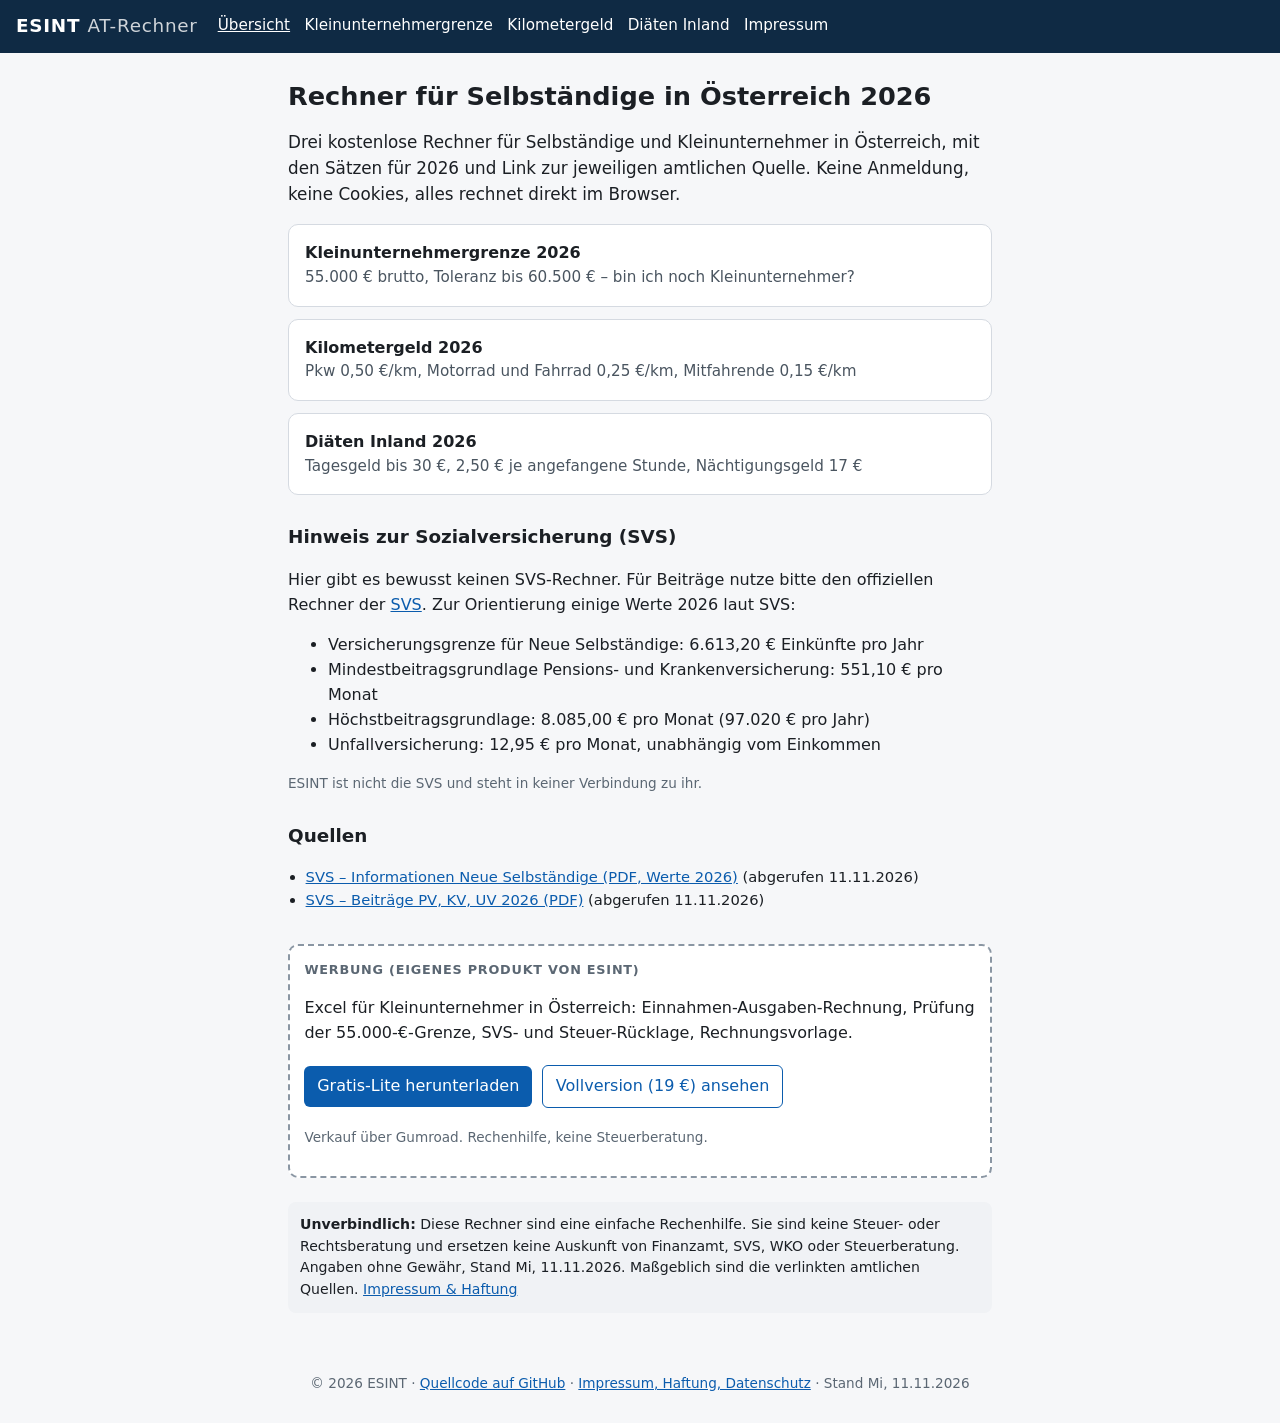
<file: index.html>
<!doctype html>
<html lang="de-AT">
<head>
<meta charset="utf-8">
<meta name="viewport" content="width=device-width, initial-scale=1">
<title>Rechner für Selbständige in Österreich 2026 – Kleinunternehmergrenze, Kilometergeld, Diäten | ESINT</title>
<meta name="description" content="Kostenlose Rechner für Selbständige in Österreich 2026: Kleinunternehmergrenze 55.000 € mit Toleranz, Kilometergeld und Tagesgeld/Nächtigungsgeld Inland – mit amtlichen Quellen.">
<link rel="canonical" href="https://esint-dev.github.io/at-rechner/">
<meta property="og:title" content="Rechner für Selbständige in Österreich 2026 – Kleinunternehmergrenze, Kilometergeld, Diäten | ESINT">
<meta property="og:description" content="Kostenlose Rechner für Selbständige in Österreich 2026: Kleinunternehmergrenze 55.000 € mit Toleranz, Kilometergeld und Tagesgeld/Nächtigungsgeld Inland – mit amtlichen Quellen.">
<meta property="og:url" content="https://esint-dev.github.io/at-rechner/">
<meta property="og:type" content="website">
<link rel="stylesheet" href="https://esint-dev.github.io/at-rechner/style.css">
</head>
<body>
<header><a class="brand" href="https://esint-dev.github.io/at-rechner/">ESINT <span>AT-Rechner</span></a><nav><a href="https://esint-dev.github.io/at-rechner/" aria-current=page>Übersicht</a> <a href="https://esint-dev.github.io/at-rechner/kleinunternehmergrenze/">Kleinunternehmergrenze</a> <a href="https://esint-dev.github.io/at-rechner/kilometergeld/">Kilometergeld</a> <a href="https://esint-dev.github.io/at-rechner/diaeten-inland/">Diäten Inland</a> <a href="https://esint-dev.github.io/at-rechner/impressum/">Impressum</a></nav></header>
<main>
<h1>Rechner für Selbständige in Österreich 2026</h1>
<p class="lead">Drei kostenlose Rechner für Selbständige und Kleinunternehmer in Österreich, mit den Sätzen für 2026 und Link zur jeweiligen amtlichen Quelle. Keine Anmeldung, keine Cookies, alles rechnet direkt im Browser.</p>
<ul class="cards">
<li><a href="https://esint-dev.github.io/at-rechner/kleinunternehmergrenze/"><strong>Kleinunternehmergrenze 2026</strong><span>55.000 € brutto, Toleranz bis 60.500 € – bin ich noch Kleinunternehmer?</span></a></li>
<li><a href="https://esint-dev.github.io/at-rechner/kilometergeld/"><strong>Kilometergeld 2026</strong><span>Pkw 0,50 €/km, Motorrad und Fahrrad 0,25 €/km, Mitfahrende 0,15 €/km</span></a></li>
<li><a href="https://esint-dev.github.io/at-rechner/diaeten-inland/"><strong>Diäten Inland 2026</strong><span>Tagesgeld bis 30 €, 2,50 € je angefangene Stunde, Nächtigungsgeld 17 €</span></a></li>
</ul>
<h2>Hinweis zur Sozialversicherung (SVS)</h2>
<p>Hier gibt es bewusst keinen SVS-Rechner. Für Beiträge nutze bitte den offiziellen Rechner der <a href="https://www.svs.at/" rel="noopener">SVS</a>. Zur Orientierung einige Werte 2026 laut SVS:</p>
<ul>
<li>Versicherungsgrenze für Neue Selbständige: 6.613,20 € Einkünfte pro Jahr</li>
<li>Mindestbeitragsgrundlage Pensions- und Krankenversicherung: 551,10 € pro Monat</li>
<li>Höchstbeitragsgrundlage: 8.085,00 € pro Monat (97.020 € pro Jahr)</li>
<li>Unfallversicherung: 12,95 € pro Monat, unabhängig vom Einkommen</li>
</ul>
<p class="small">ESINT ist nicht die SVS und steht in keiner Verbindung zu ihr.</p>
<h2>Quellen</h2><ul class="src"><li><a href="https://www.svs.at/cdscontent/load?contentid=10008.763401&version=1767089471" rel="noopener">SVS – Informationen Neue Selbständige (PDF, Werte 2026)</a> (abgerufen 11.11.2026)</li><li><a href="https://www.svs.at/cdscontent/load?contentid=10008.763406&version=1768295866" rel="noopener">SVS – Beiträge PV, KV, UV 2026 (PDF)</a> (abgerufen 11.11.2026)</li></ul>
<aside class="ad" aria-label="Werbung">
<p class="adlabel">Werbung (eigenes Produkt von ESINT)</p>
<p>Excel für Kleinunternehmer in Österreich: Einnahmen-Ausgaben-Rechnung, Prüfung der 55.000-€-Grenze, SVS- und Steuer-Rücklage, Rechnungsvorlage.</p>
<p><a class="btn" href="https://gumroad.com/l/hipixo" rel="sponsored noopener">Gratis-Lite herunterladen</a>
<a class="btn alt" href="https://gumroad.com/l/qxclfr" rel="sponsored noopener">Vollversion (19 €) ansehen</a></p>
<p class="small">Verkauf über Gumroad. Rechenhilfe, keine Steuerberatung.</p>
</aside>
<p class="disc"><strong>Unverbindlich:</strong> Diese Rechner sind eine einfache Rechenhilfe. Sie sind keine Steuer- oder Rechtsberatung und ersetzen keine Auskunft von Finanzamt, SVS, WKO oder Steuerberatung. Angaben ohne Gewähr, Stand Mi, 11.11.2026. Maßgeblich sind die verlinkten amtlichen Quellen. <a href="https://esint-dev.github.io/at-rechner/impressum/">Impressum &amp; Haftung</a></p>
</main>
<footer><p>© 2026 ESINT · <a href="https://github.com/esint-dev/at-rechner">Quellcode auf GitHub</a> · <a href="https://esint-dev.github.io/at-rechner/impressum/">Impressum, Haftung, Datenschutz</a> · Stand Mi, 11.11.2026</p></footer>

</body>
</html>
</file>
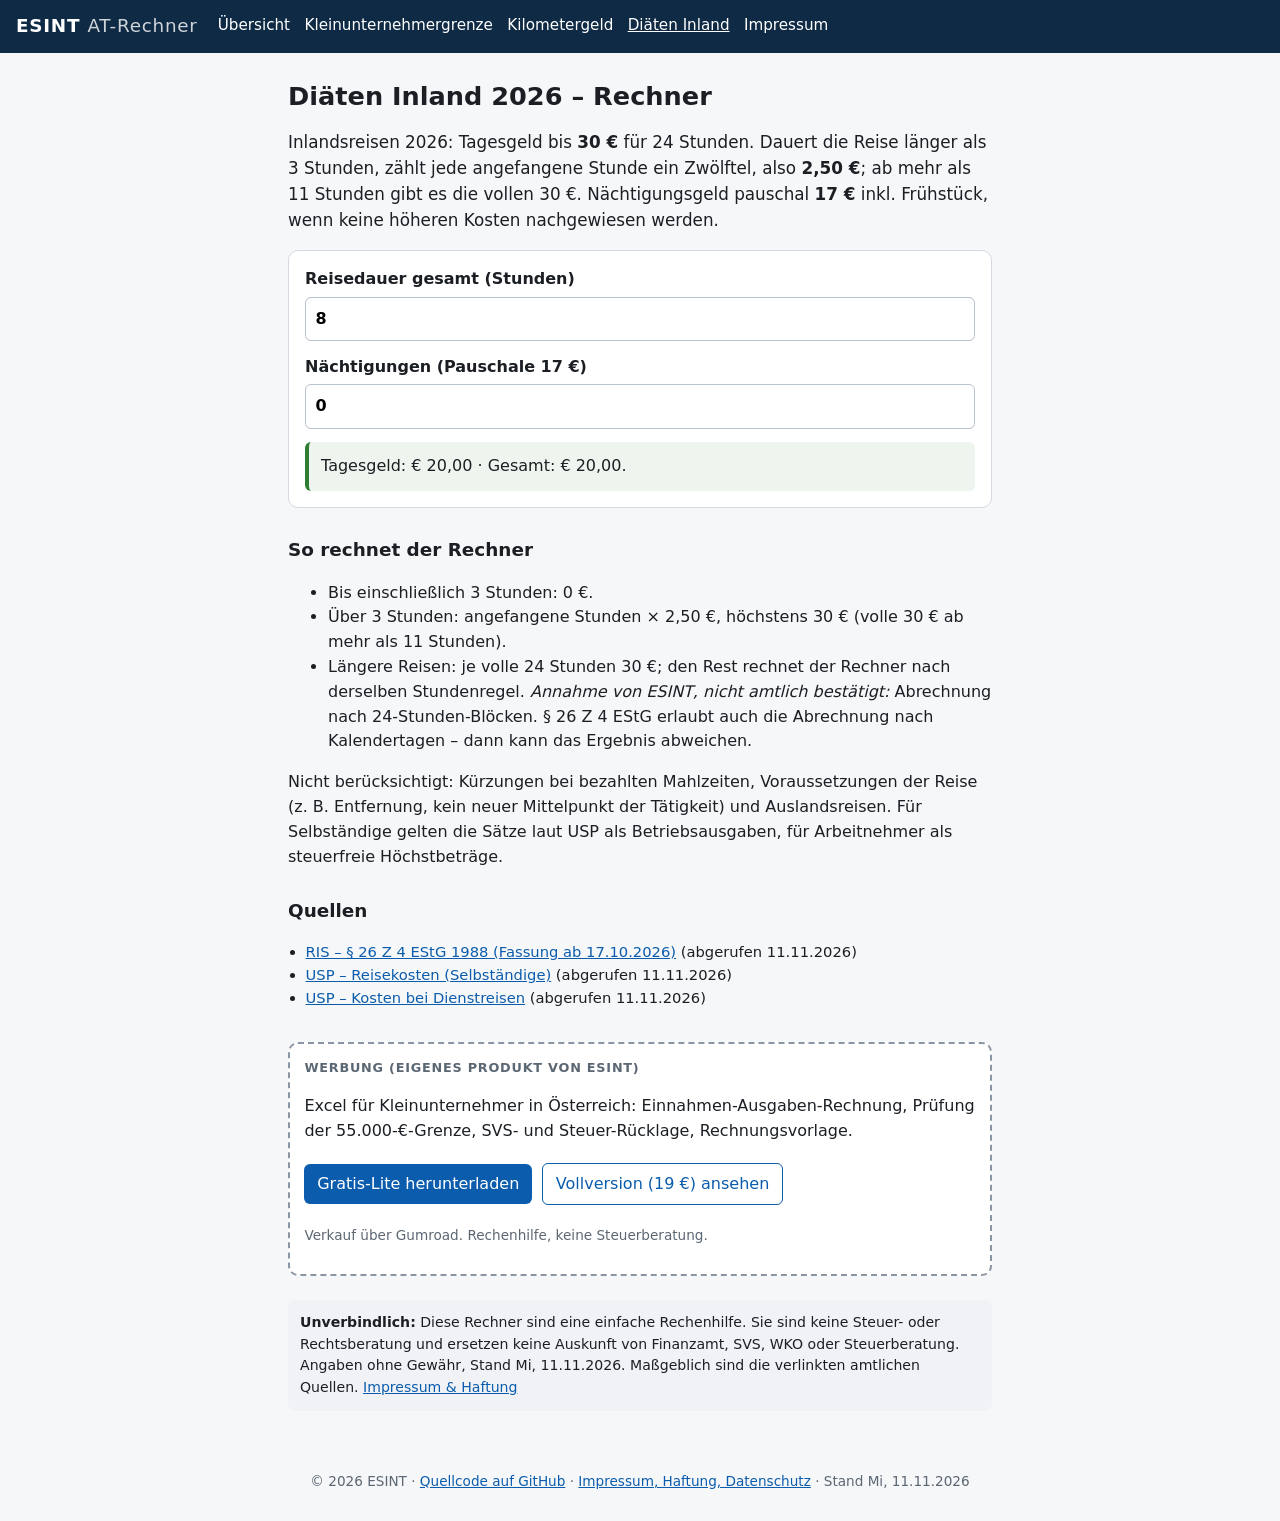
<file: diaeten-inland/index.html>
<!doctype html>
<html lang="de-AT">
<head>
<meta charset="utf-8">
<meta name="viewport" content="width=device-width, initial-scale=1">
<title>Diäten Rechner Österreich 2026 – Tagesgeld 30 €, Nächtigungsgeld 17 € Inland | ESINT</title>
<meta name="description" content="Tagesgeld und Nächtigungsgeld für Inlandsreisen in Österreich 2026 berechnen: bis 30 € pro Tag, 2,50 € je angefangene Stunde ab mehr als 3 Stunden, Nächtigung pauschal 17 €.">
<link rel="canonical" href="https://esint-dev.github.io/at-rechner/diaeten-inland/">
<meta property="og:title" content="Diäten Rechner Österreich 2026 – Tagesgeld 30 €, Nächtigungsgeld 17 € Inland | ESINT">
<meta property="og:description" content="Tagesgeld und Nächtigungsgeld für Inlandsreisen in Österreich 2026 berechnen: bis 30 € pro Tag, 2,50 € je angefangene Stunde ab mehr als 3 Stunden, Nächtigung pauschal 17 €.">
<meta property="og:url" content="https://esint-dev.github.io/at-rechner/diaeten-inland/">
<meta property="og:type" content="website">
<link rel="stylesheet" href="https://esint-dev.github.io/at-rechner/style.css">
</head>
<body>
<header><a class="brand" href="https://esint-dev.github.io/at-rechner/">ESINT <span>AT-Rechner</span></a><nav><a href="https://esint-dev.github.io/at-rechner/">Übersicht</a> <a href="https://esint-dev.github.io/at-rechner/kleinunternehmergrenze/">Kleinunternehmergrenze</a> <a href="https://esint-dev.github.io/at-rechner/kilometergeld/">Kilometergeld</a> <a href="https://esint-dev.github.io/at-rechner/diaeten-inland/" aria-current=page>Diäten Inland</a> <a href="https://esint-dev.github.io/at-rechner/impressum/">Impressum</a></nav></header>
<main>
<h1>Diäten Inland 2026 – Rechner</h1>
<p class="lead">Inlandsreisen 2026: Tagesgeld bis <strong>30 €</strong> für 24 Stunden. Dauert die Reise länger als 3 Stunden, zählt jede angefangene Stunde ein Zwölftel, also <strong>2,50 €</strong>; ab mehr als 11 Stunden gibt es die vollen 30 €. Nächtigungsgeld pauschal <strong>17 €</strong> inkl. Frühstück, wenn keine höheren Kosten nachgewiesen werden.</p>
<form class="calc" id="di" onsubmit="return false">
<label>Reisedauer gesamt (Stunden)<input type="number" inputmode="decimal" min="0" step="0.25" id="di_h" value="8"></label>
<label>Nächtigungen (Pauschale 17 €)<input type="number" inputmode="numeric" min="0" step="1" id="di_n" value="0"></label>
<output id="di_out" aria-live="polite"></output>
</form>
<h2>So rechnet der Rechner</h2>
<ul>
<li>Bis einschließlich 3 Stunden: 0 €.</li>
<li>Über 3 Stunden: angefangene Stunden × 2,50 €, höchstens 30 € (volle 30 € ab mehr als 11 Stunden).</li>
<li>Längere Reisen: je volle 24 Stunden 30 €; den Rest rechnet der Rechner nach derselben Stundenregel. <em>Annahme von ESINT, nicht amtlich bestätigt:</em> Abrechnung nach 24-Stunden-Blöcken. § 26 Z 4 EStG erlaubt auch die Abrechnung nach Kalendertagen – dann kann das Ergebnis abweichen.</li>
</ul>
<p>Nicht berücksichtigt: Kürzungen bei bezahlten Mahlzeiten, Voraussetzungen der Reise (z. B. Entfernung, kein neuer Mittelpunkt der Tätigkeit) und Auslandsreisen. Für Selbständige gelten die Sätze laut USP als Betriebsausgaben, für Arbeitnehmer als steuerfreie Höchstbeträge.</p>
<h2>Quellen</h2><ul class="src"><li><a href="https://www.ris.bka.gv.at/NormDokument.wxe?Abfrage=Bundesnormen&Gesetzesnummer=10004570&Paragraf=26" rel="noopener">RIS – § 26 Z 4 EStG 1988 (Fassung ab 17.10.2026)</a> (abgerufen 11.11.2026)</li><li><a href="https://www.usp.gv.at/themen/steuern-finanzen/steuerliche-gewinnermittlung/weitere-informationen-zur-steuerlichen-gewinnermittlung/betriebseinnahmen-und-ausgaben/reisekosten.html" rel="noopener">USP – Reisekosten (Selbständige)</a> (abgerufen 11.11.2026)</li><li><a href="https://www.usp.gv.at/themen/mitarbeiter-und-gesundheit/entgelt/kosten-bei-dienstreisen.html" rel="noopener">USP – Kosten bei Dienstreisen</a> (abgerufen 11.11.2026)</li></ul>
<aside class="ad" aria-label="Werbung">
<p class="adlabel">Werbung (eigenes Produkt von ESINT)</p>
<p>Excel für Kleinunternehmer in Österreich: Einnahmen-Ausgaben-Rechnung, Prüfung der 55.000-€-Grenze, SVS- und Steuer-Rücklage, Rechnungsvorlage.</p>
<p><a class="btn" href="https://gumroad.com/l/hipixo" rel="sponsored noopener">Gratis-Lite herunterladen</a>
<a class="btn alt" href="https://gumroad.com/l/qxclfr" rel="sponsored noopener">Vollversion (19 €) ansehen</a></p>
<p class="small">Verkauf über Gumroad. Rechenhilfe, keine Steuerberatung.</p>
</aside>
<p class="disc"><strong>Unverbindlich:</strong> Diese Rechner sind eine einfache Rechenhilfe. Sie sind keine Steuer- oder Rechtsberatung und ersetzen keine Auskunft von Finanzamt, SVS, WKO oder Steuerberatung. Angaben ohne Gewähr, Stand Mi, 11.11.2026. Maßgeblich sind die verlinkten amtlichen Quellen. <a href="https://esint-dev.github.io/at-rechner/impressum/">Impressum &amp; Haftung</a></p>
</main>
<footer><p>© 2026 ESINT · <a href="https://github.com/esint-dev/at-rechner">Quellcode auf GitHub</a> · <a href="https://esint-dev.github.io/at-rechner/impressum/">Impressum, Haftung, Datenschutz</a> · Stand Mi, 11.11.2026</p></footer>
<script src="https://esint-dev.github.io/at-rechner/app.js" defer></script>
</body>
</html>
</file>
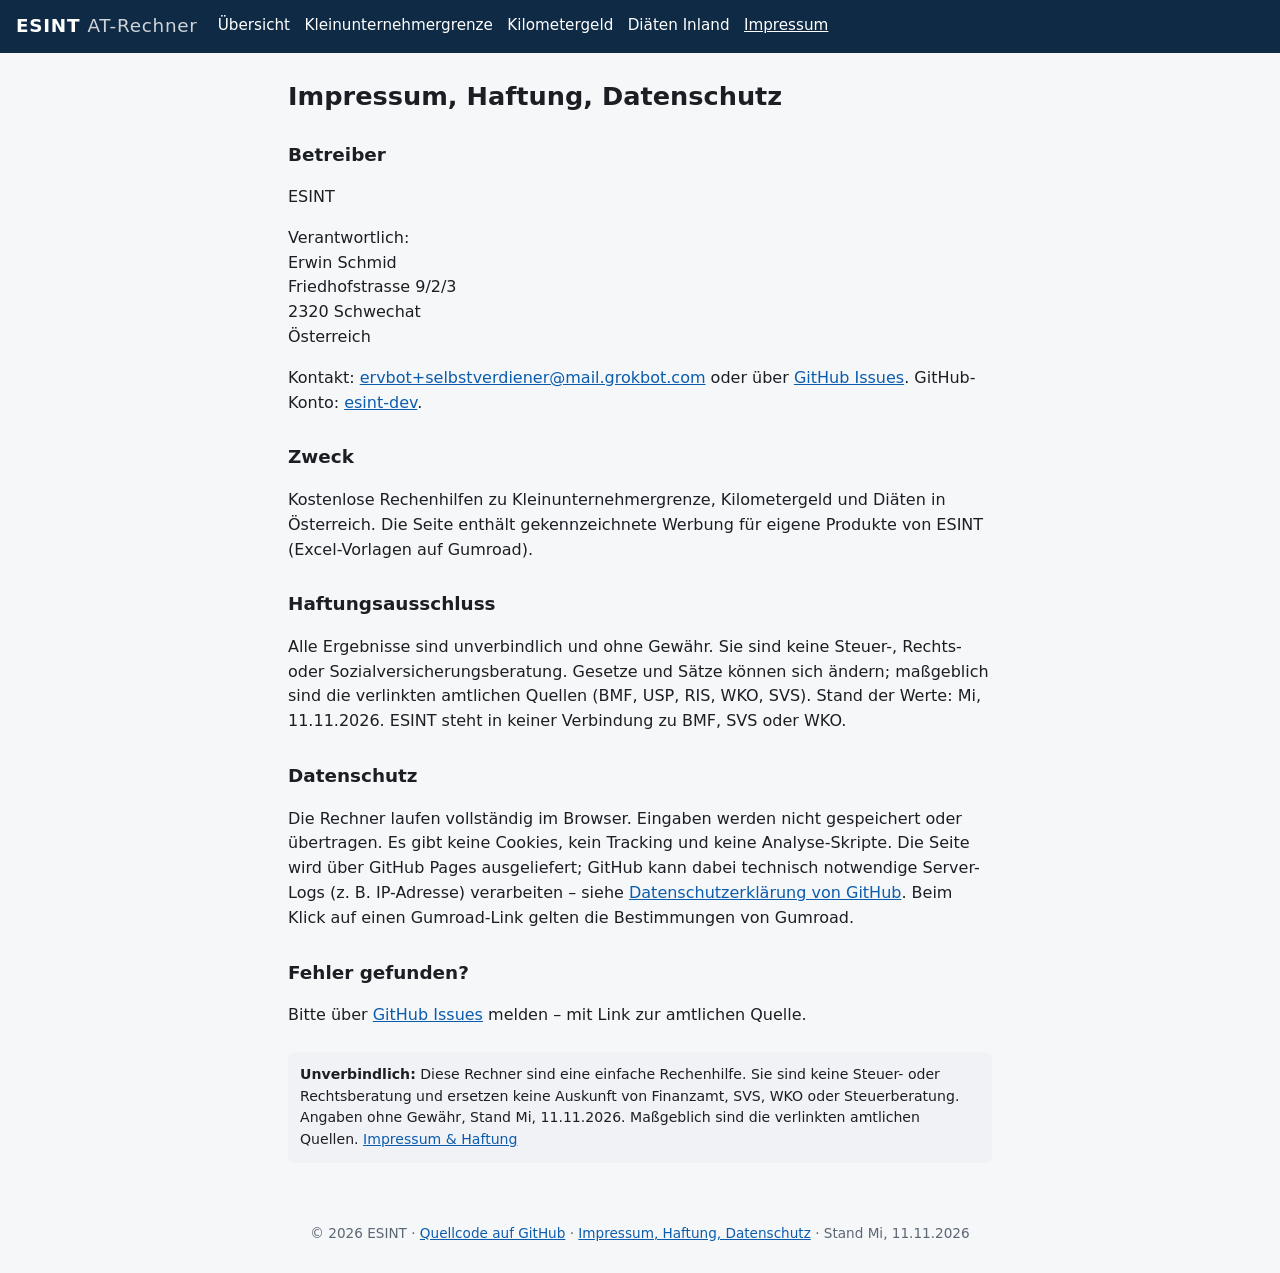
<file: impressum/index.html>
<!doctype html>
<html lang="de-AT">
<head>
<meta charset="utf-8">
<meta name="viewport" content="width=device-width, initial-scale=1">
<title>Impressum, Haftung und Datenschutz | ESINT AT-Rechner</title>
<meta name="description" content="Impressum, Haftungsausschluss und Datenschutzhinweis der ESINT AT-Rechner.">
<link rel="canonical" href="https://esint-dev.github.io/at-rechner/impressum/">
<meta property="og:title" content="Impressum, Haftung und Datenschutz | ESINT AT-Rechner">
<meta property="og:description" content="Impressum, Haftungsausschluss und Datenschutzhinweis der ESINT AT-Rechner.">
<meta property="og:url" content="https://esint-dev.github.io/at-rechner/impressum/">
<meta property="og:type" content="website">
<link rel="stylesheet" href="https://esint-dev.github.io/at-rechner/style.css">
</head>
<body>
<header><a class="brand" href="https://esint-dev.github.io/at-rechner/">ESINT <span>AT-Rechner</span></a><nav><a href="https://esint-dev.github.io/at-rechner/">Übersicht</a> <a href="https://esint-dev.github.io/at-rechner/kleinunternehmergrenze/">Kleinunternehmergrenze</a> <a href="https://esint-dev.github.io/at-rechner/kilometergeld/">Kilometergeld</a> <a href="https://esint-dev.github.io/at-rechner/diaeten-inland/">Diäten Inland</a> <a href="https://esint-dev.github.io/at-rechner/impressum/" aria-current=page>Impressum</a></nav></header>
<main>
<h1>Impressum, Haftung, Datenschutz</h1>
<h2>Betreiber</h2>
<p>ESINT</p>
<p>Verantwortlich:<br>
Erwin Schmid<br>
Friedhofstrasse 9/2/3<br>
2320 Schwechat<br>
Österreich</p>
<p>Kontakt: <a href="mailto:ervbot+selbstverdiener@mail.grokbot.com">ervbot+selbstverdiener@mail.grokbot.com</a> oder über <a href="https://github.com/esint-dev/at-rechner/issues">GitHub Issues</a>. GitHub-Konto: <a href="https://github.com/esint-dev">esint-dev</a>.</p>
<h2>Zweck</h2>
<p>Kostenlose Rechenhilfen zu Kleinunternehmergrenze, Kilometergeld und Diäten in Österreich. Die Seite enthält gekennzeichnete Werbung für eigene Produkte von ESINT (Excel-Vorlagen auf Gumroad).</p>
<h2>Haftungsausschluss</h2>
<p>Alle Ergebnisse sind unverbindlich und ohne Gewähr. Sie sind keine Steuer-, Rechts- oder Sozialversicherungsberatung. Gesetze und Sätze können sich ändern; maßgeblich sind die verlinkten amtlichen Quellen (BMF, USP, RIS, WKO, SVS). Stand der Werte: Mi, 11.11.2026. ESINT steht in keiner Verbindung zu BMF, SVS oder WKO.</p>
<h2>Datenschutz</h2>
<p>Die Rechner laufen vollständig im Browser. Eingaben werden nicht gespeichert oder übertragen. Es gibt keine Cookies, kein Tracking und keine Analyse-Skripte. Die Seite wird über GitHub Pages ausgeliefert; GitHub kann dabei technisch notwendige Server-Logs (z. B. IP-Adresse) verarbeiten – siehe <a href="https://docs.github.com/de/site-policy/privacy-policies/github-general-privacy-statement" rel="noopener">Datenschutzerklärung von GitHub</a>. Beim Klick auf einen Gumroad-Link gelten die Bestimmungen von Gumroad.</p>
<h2>Fehler gefunden?</h2>
<p>Bitte über <a href="https://github.com/esint-dev/at-rechner/issues">GitHub Issues</a> melden – mit Link zur amtlichen Quelle.</p>
<p class="disc"><strong>Unverbindlich:</strong> Diese Rechner sind eine einfache Rechenhilfe. Sie sind keine Steuer- oder Rechtsberatung und ersetzen keine Auskunft von Finanzamt, SVS, WKO oder Steuerberatung. Angaben ohne Gewähr, Stand Mi, 11.11.2026. Maßgeblich sind die verlinkten amtlichen Quellen. <a href="https://esint-dev.github.io/at-rechner/impressum/">Impressum &amp; Haftung</a></p>
</main>
<footer><p>© 2026 ESINT · <a href="https://github.com/esint-dev/at-rechner">Quellcode auf GitHub</a> · <a href="https://esint-dev.github.io/at-rechner/impressum/">Impressum, Haftung, Datenschutz</a> · Stand Mi, 11.11.2026</p></footer>

</body>
</html>
</file>
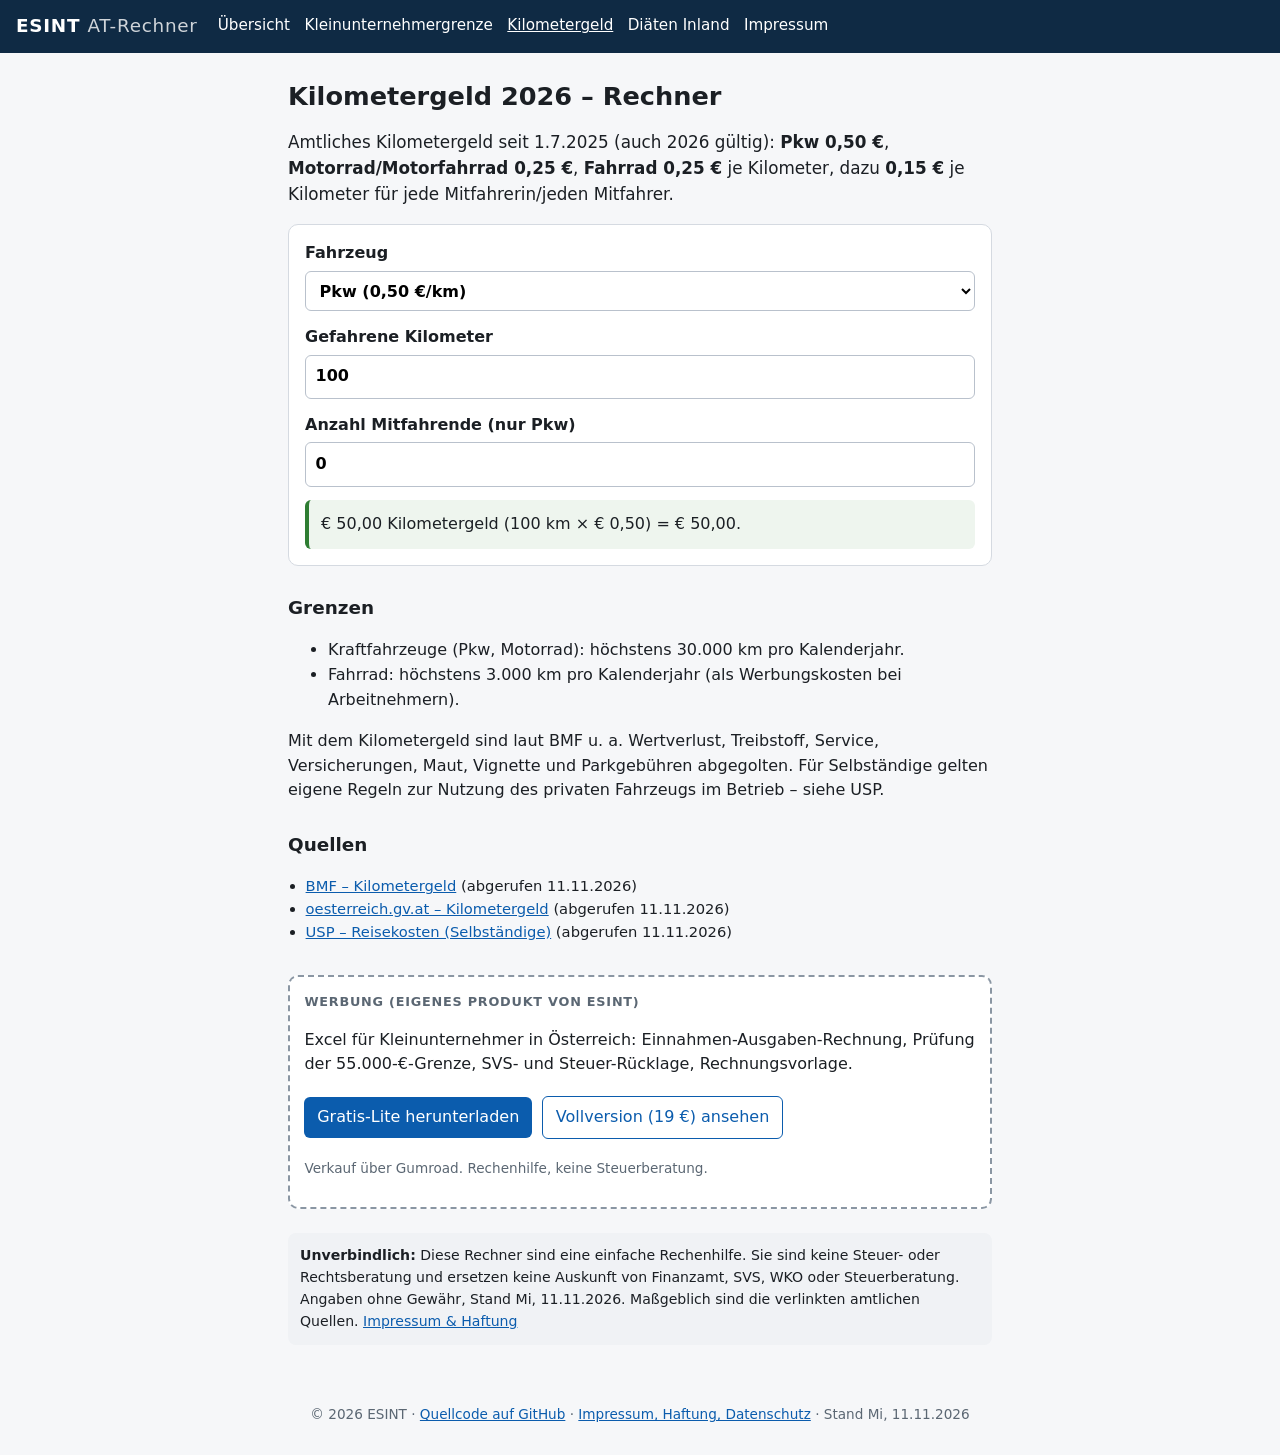
<file: kilometergeld/index.html>
<!doctype html>
<html lang="de-AT">
<head>
<meta charset="utf-8">
<meta name="viewport" content="width=device-width, initial-scale=1">
<title>Kilometergeld Rechner Österreich 2026 – Pkw 0,50 €, Fahrrad 0,25 € | ESINT</title>
<meta name="description" content="Kilometergeld Österreich 2026 berechnen: Pkw 0,50 €/km, Motorrad und Fahrrad 0,25 €/km, Zuschlag 0,15 €/km je Mitfahrer. Mit Jahresgrenzen und amtlichen Quellen.">
<link rel="canonical" href="https://esint-dev.github.io/at-rechner/kilometergeld/">
<meta property="og:title" content="Kilometergeld Rechner Österreich 2026 – Pkw 0,50 €, Fahrrad 0,25 € | ESINT">
<meta property="og:description" content="Kilometergeld Österreich 2026 berechnen: Pkw 0,50 €/km, Motorrad und Fahrrad 0,25 €/km, Zuschlag 0,15 €/km je Mitfahrer. Mit Jahresgrenzen und amtlichen Quellen.">
<meta property="og:url" content="https://esint-dev.github.io/at-rechner/kilometergeld/">
<meta property="og:type" content="website">
<link rel="stylesheet" href="https://esint-dev.github.io/at-rechner/style.css">
</head>
<body>
<header><a class="brand" href="https://esint-dev.github.io/at-rechner/">ESINT <span>AT-Rechner</span></a><nav><a href="https://esint-dev.github.io/at-rechner/">Übersicht</a> <a href="https://esint-dev.github.io/at-rechner/kleinunternehmergrenze/">Kleinunternehmergrenze</a> <a href="https://esint-dev.github.io/at-rechner/kilometergeld/" aria-current=page>Kilometergeld</a> <a href="https://esint-dev.github.io/at-rechner/diaeten-inland/">Diäten Inland</a> <a href="https://esint-dev.github.io/at-rechner/impressum/">Impressum</a></nav></header>
<main>
<h1>Kilometergeld 2026 – Rechner</h1>
<p class="lead">Amtliches Kilometergeld seit 1.7.2025 (auch 2026 gültig): <strong>Pkw 0,50 €</strong>, <strong>Motorrad/Motorfahrrad 0,25 €</strong>, <strong>Fahrrad 0,25 €</strong> je Kilometer, dazu <strong>0,15 €</strong> je Kilometer für jede Mitfahrerin/jeden Mitfahrer.</p>
<form class="calc" id="km" onsubmit="return false">
<label>Fahrzeug<select id="km_typ"><option value="pkw">Pkw (0,50 €/km)</option><option value="moto">Motorrad / Motorfahrrad (0,25 €/km)</option><option value="rad">Fahrrad (0,25 €/km)</option></select></label>
<label>Gefahrene Kilometer<input type="number" inputmode="decimal" min="0" step="1" id="km_km" value="100"></label>
<label>Anzahl Mitfahrende (nur Pkw)<input type="number" inputmode="numeric" min="0" step="1" id="km_mit" value="0"></label>
<output id="km_out" aria-live="polite"></output>
</form>
<h2>Grenzen</h2>
<ul>
<li>Kraftfahrzeuge (Pkw, Motorrad): höchstens 30.000 km pro Kalenderjahr.</li>
<li>Fahrrad: höchstens 3.000 km pro Kalenderjahr (als Werbungskosten bei Arbeitnehmern).</li>
</ul>
<p>Mit dem Kilometergeld sind laut BMF u. a. Wertverlust, Treibstoff, Service, Versicherungen, Maut, Vignette und Parkgebühren abgegolten. Für Selbständige gelten eigene Regeln zur Nutzung des privaten Fahrzeugs im Betrieb – siehe USP.</p>
<h2>Quellen</h2><ul class="src"><li><a href="https://www.bmf.gv.at/themen/steuern/kraftfahrzeuge/kilometergeld.html" rel="noopener">BMF – Kilometergeld</a> (abgerufen 11.11.2026)</li><li><a href="https://www.oesterreich.gv.at/de/themen/steuern_und_finanzen/unterstuetzungen_beihilfen_und_foerderungen/pendlerpauschale_und_kilometergeld/Seite.350300" rel="noopener">oesterreich.gv.at – Kilometergeld</a> (abgerufen 11.11.2026)</li><li><a href="https://www.usp.gv.at/themen/steuern-finanzen/steuerliche-gewinnermittlung/weitere-informationen-zur-steuerlichen-gewinnermittlung/betriebseinnahmen-und-ausgaben/reisekosten.html" rel="noopener">USP – Reisekosten (Selbständige)</a> (abgerufen 11.11.2026)</li></ul>
<aside class="ad" aria-label="Werbung">
<p class="adlabel">Werbung (eigenes Produkt von ESINT)</p>
<p>Excel für Kleinunternehmer in Österreich: Einnahmen-Ausgaben-Rechnung, Prüfung der 55.000-€-Grenze, SVS- und Steuer-Rücklage, Rechnungsvorlage.</p>
<p><a class="btn" href="https://gumroad.com/l/hipixo" rel="sponsored noopener">Gratis-Lite herunterladen</a>
<a class="btn alt" href="https://gumroad.com/l/qxclfr" rel="sponsored noopener">Vollversion (19 €) ansehen</a></p>
<p class="small">Verkauf über Gumroad. Rechenhilfe, keine Steuerberatung.</p>
</aside>
<p class="disc"><strong>Unverbindlich:</strong> Diese Rechner sind eine einfache Rechenhilfe. Sie sind keine Steuer- oder Rechtsberatung und ersetzen keine Auskunft von Finanzamt, SVS, WKO oder Steuerberatung. Angaben ohne Gewähr, Stand Mi, 11.11.2026. Maßgeblich sind die verlinkten amtlichen Quellen. <a href="https://esint-dev.github.io/at-rechner/impressum/">Impressum &amp; Haftung</a></p>
</main>
<footer><p>© 2026 ESINT · <a href="https://github.com/esint-dev/at-rechner">Quellcode auf GitHub</a> · <a href="https://esint-dev.github.io/at-rechner/impressum/">Impressum, Haftung, Datenschutz</a> · Stand Mi, 11.11.2026</p></footer>
<script src="https://esint-dev.github.io/at-rechner/app.js" defer></script>
</body>
</html>
</file>
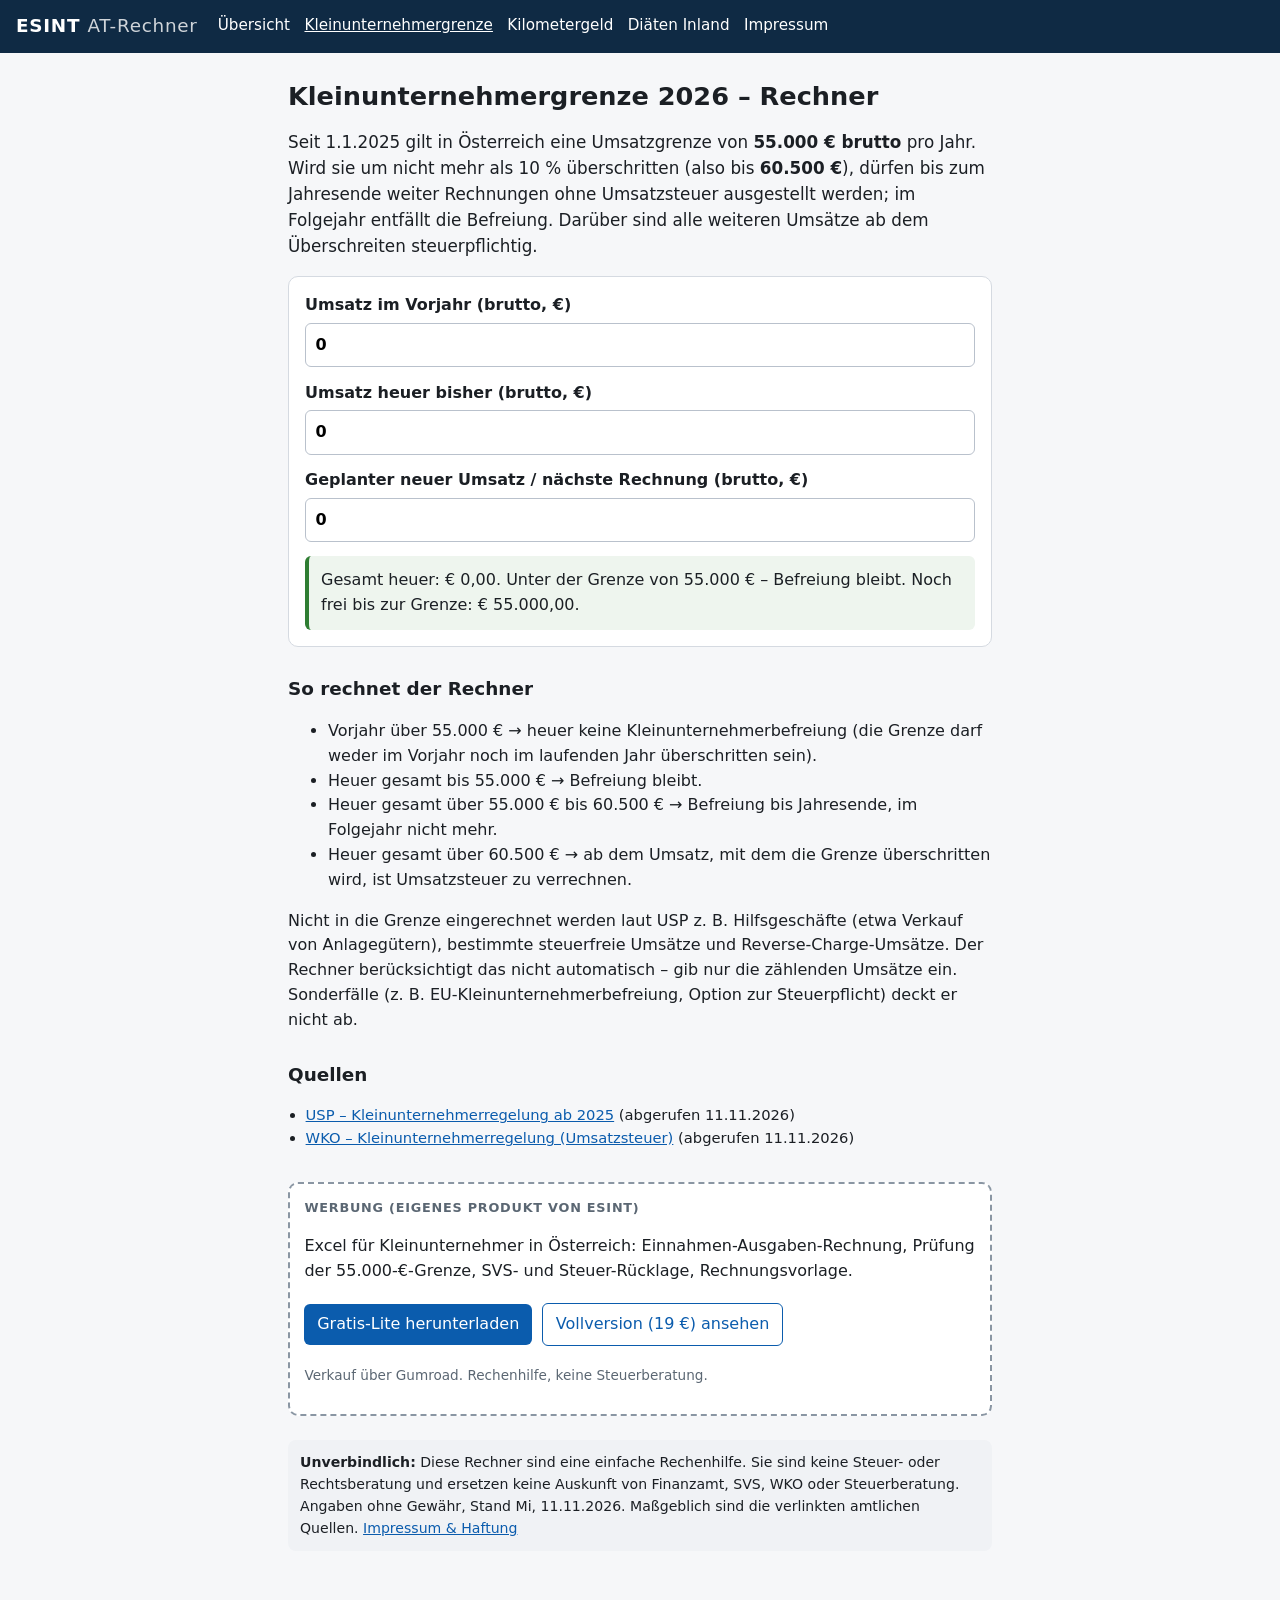
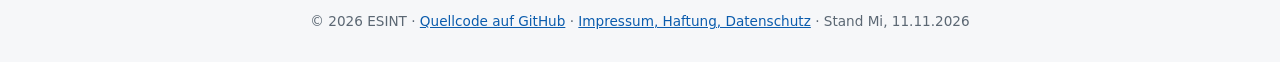
<file: kleinunternehmergrenze/index.html>
<!doctype html>
<html lang="de-AT">
<head>
<meta charset="utf-8">
<meta name="viewport" content="width=device-width, initial-scale=1">
<title>Kleinunternehmergrenze Österreich 2026 Rechner – 55.000 € und Toleranz 60.500 € | ESINT</title>
<meta name="description" content="Rechner zur Kleinunternehmerregelung in Österreich 2026: Umsatzgrenze 55.000 € brutto, 10-%-Toleranz bis 60.500 €. Prüfe, ob du noch ohne Umsatzsteuer verrechnen darfst.">
<link rel="canonical" href="https://esint-dev.github.io/at-rechner/kleinunternehmergrenze/">
<meta property="og:title" content="Kleinunternehmergrenze Österreich 2026 Rechner – 55.000 € und Toleranz 60.500 € | ESINT">
<meta property="og:description" content="Rechner zur Kleinunternehmerregelung in Österreich 2026: Umsatzgrenze 55.000 € brutto, 10-%-Toleranz bis 60.500 €. Prüfe, ob du noch ohne Umsatzsteuer verrechnen darfst.">
<meta property="og:url" content="https://esint-dev.github.io/at-rechner/kleinunternehmergrenze/">
<meta property="og:type" content="website">
<link rel="stylesheet" href="https://esint-dev.github.io/at-rechner/style.css">
</head>
<body>
<header><a class="brand" href="https://esint-dev.github.io/at-rechner/">ESINT <span>AT-Rechner</span></a><nav><a href="https://esint-dev.github.io/at-rechner/">Übersicht</a> <a href="https://esint-dev.github.io/at-rechner/kleinunternehmergrenze/" aria-current=page>Kleinunternehmergrenze</a> <a href="https://esint-dev.github.io/at-rechner/kilometergeld/">Kilometergeld</a> <a href="https://esint-dev.github.io/at-rechner/diaeten-inland/">Diäten Inland</a> <a href="https://esint-dev.github.io/at-rechner/impressum/">Impressum</a></nav></header>
<main>
<h1>Kleinunternehmergrenze 2026 – Rechner</h1>
<p class="lead">Seit 1.1.2025 gilt in Österreich eine Umsatzgrenze von <strong>55.000 € brutto</strong> pro Jahr. Wird sie um nicht mehr als 10 % überschritten (also bis <strong>60.500 €</strong>), dürfen bis zum Jahresende weiter Rechnungen ohne Umsatzsteuer ausgestellt werden; im Folgejahr entfällt die Befreiung. Darüber sind alle weiteren Umsätze ab dem Überschreiten steuerpflichtig.</p>
<form class="calc" id="ku" onsubmit="return false">
<label>Umsatz im Vorjahr (brutto, €)<input type="number" inputmode="decimal" min="0" step="0.01" id="ku_vj" value="0"></label>
<label>Umsatz heuer bisher (brutto, €)<input type="number" inputmode="decimal" min="0" step="0.01" id="ku_bisher" value="0"></label>
<label>Geplanter neuer Umsatz / nächste Rechnung (brutto, €)<input type="number" inputmode="decimal" min="0" step="0.01" id="ku_neu" value="0"></label>
<output id="ku_out" aria-live="polite"></output>
</form>
<h2>So rechnet der Rechner</h2>
<ul>
<li>Vorjahr über 55.000 € → heuer keine Kleinunternehmerbefreiung (die Grenze darf weder im Vorjahr noch im laufenden Jahr überschritten sein).</li>
<li>Heuer gesamt bis 55.000 € → Befreiung bleibt.</li>
<li>Heuer gesamt über 55.000 € bis 60.500 € → Befreiung bis Jahresende, im Folgejahr nicht mehr.</li>
<li>Heuer gesamt über 60.500 € → ab dem Umsatz, mit dem die Grenze überschritten wird, ist Umsatzsteuer zu verrechnen.</li>
</ul>
<p>Nicht in die Grenze eingerechnet werden laut USP z. B. Hilfsgeschäfte (etwa Verkauf von Anlagegütern), bestimmte steuerfreie Umsätze und Reverse-Charge-Umsätze. Der Rechner berücksichtigt das nicht automatisch – gib nur die zählenden Umsätze ein. Sonderfälle (z. B. EU-Kleinunternehmerbefreiung, Option zur Steuerpflicht) deckt er nicht ab.</p>
<h2>Quellen</h2><ul class="src"><li><a href="https://www.usp.gv.at/aktuelles/newsliste/kleinunternehmerregelung-ab-2025.html" rel="noopener">USP – Kleinunternehmerregelung ab 2025</a> (abgerufen 11.11.2026)</li><li><a href="https://www.wko.at/steuern/kleinunternehmerregelung-umsatzsteuer" rel="noopener">WKO – Kleinunternehmerregelung (Umsatzsteuer)</a> (abgerufen 11.11.2026)</li></ul>
<aside class="ad" aria-label="Werbung">
<p class="adlabel">Werbung (eigenes Produkt von ESINT)</p>
<p>Excel für Kleinunternehmer in Österreich: Einnahmen-Ausgaben-Rechnung, Prüfung der 55.000-€-Grenze, SVS- und Steuer-Rücklage, Rechnungsvorlage.</p>
<p><a class="btn" href="https://gumroad.com/l/hipixo" rel="sponsored noopener">Gratis-Lite herunterladen</a>
<a class="btn alt" href="https://gumroad.com/l/qxclfr" rel="sponsored noopener">Vollversion (19 €) ansehen</a></p>
<p class="small">Verkauf über Gumroad. Rechenhilfe, keine Steuerberatung.</p>
</aside>
<p class="disc"><strong>Unverbindlich:</strong> Diese Rechner sind eine einfache Rechenhilfe. Sie sind keine Steuer- oder Rechtsberatung und ersetzen keine Auskunft von Finanzamt, SVS, WKO oder Steuerberatung. Angaben ohne Gewähr, Stand Mi, 11.11.2026. Maßgeblich sind die verlinkten amtlichen Quellen. <a href="https://esint-dev.github.io/at-rechner/impressum/">Impressum &amp; Haftung</a></p>
</main>
<footer><p>© 2026 ESINT · <a href="https://github.com/esint-dev/at-rechner">Quellcode auf GitHub</a> · <a href="https://esint-dev.github.io/at-rechner/impressum/">Impressum, Haftung, Datenschutz</a> · Stand Mi, 11.11.2026</p></footer>
<script src="https://esint-dev.github.io/at-rechner/app.js" defer></script>
</body>
</html>
</file>
